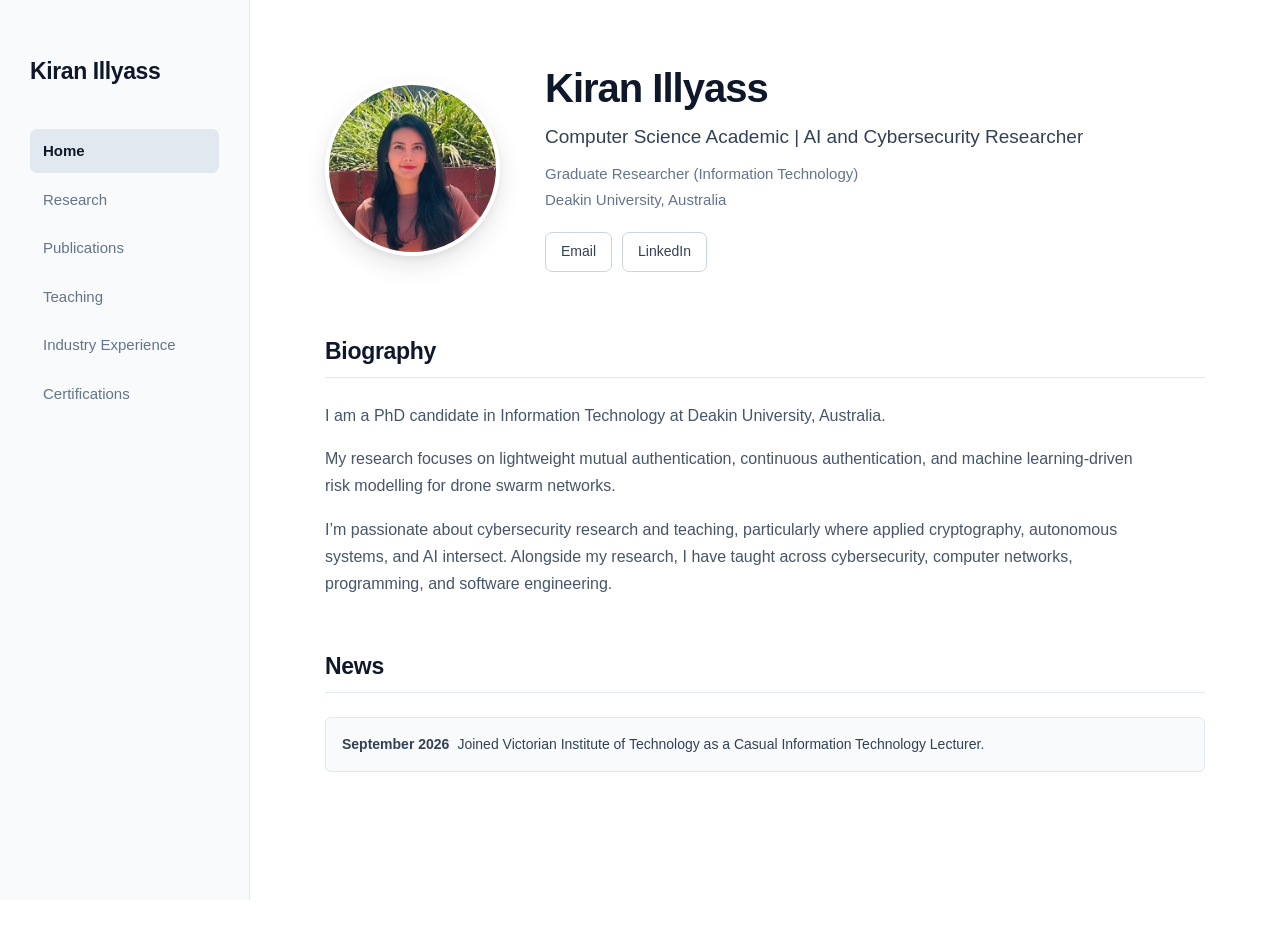
<file: index.html>
<!DOCTYPE html>
<html lang="en">

<head>
    <meta charset="UTF-8">
    <meta name="viewport" content="width=device-width, initial-scale=1.0">

    <title>Kiran Illyas | AI and Cybersecurity Researcher</title>

<meta name="robots" content="noindex, nofollow">
    <link rel="stylesheet" href="/style.css?v=3">
</head>

<body>

    <!-- SIDEBAR -->
    <div class="sidebar">

        <div class="name">Kiran Illyass</div>

        <nav>
            <a class="active" href="index.html">Home</a>
            <a href="research.html">Research</a>
            <a href="publications.html">Publications</a>
            <a href="teaching.html">Teaching</a>
            <a href="experience.html">Industry Experience</a>
            <a href="certifications.html">Certifications</a>

        </nav>

    </div>


    <!-- MAIN CONTENT -->
    <main class="content">

        <!-- PROFILE -->
        <section class="profile">

            <img src="assets/profile.jpg"
                 alt="Kiran Illyass"
                 class="profile-photo">

            <div class="profile-text">

                <h1>Kiran Illyass</h1>

                <p class="position">
                    Computer Science Academic | AI and Cybersecurity Researcher
                </p>

                <p class="affiliation">
                   Graduate Researcher (Information Technology) <br>
                    Deakin University, Australia
                </p>

                <div class="links">

                    <a href="mailto:kiranillyass@gmail.com">
                        Email
                    </a>

                    <a href="https://www.linkedin.com/in/keran0323"
                       target="_blank"
                       rel="noopener noreferrer">
                        LinkedIn
                    </a>

                </div>

            </div>

        </section>


        <!-- BIOGRAPHY -->
        <section>

            <h2>Biography</h2>

            <p>
                I am a PhD candidate in Information Technology at Deakin University,
                Australia. 
            </p>

            <p>
      My research focuses on lightweight mutual authentication, continuous authentication, and machine learning-driven risk modelling for drone swarm networks.
            </p>
            
            <p>
I’m passionate about cybersecurity research and teaching, particularly where applied cryptography, autonomous systems, and AI intersect. Alongside my research, I have taught across cybersecurity, computer networks, programming, and software engineering.
            </p>

        </section>


        <!-- RESEARCH INTERESTS -->
        <section>

            

        <!-- NEWS -->
<section>
    <h2>News</h2>

    <div class="vertical-news">
        <div class="vertical-news-items">

            <div class="news-item">
                <strong>September 2026</strong> Joined Victorian Institute of Technology as a Casual Information Technology Lecturer.
            </div>

            <div class="news-item">
                <strong>August 2026</strong> Nominated for the Best Security Student Award.
            </div>

       <div class="news-item">
    <strong>June 2025</strong>
    Authored Deakin University Microcredential on
    <a href="https://www.futurelearn.com/microcredentials/emerging-technologies-leadership-emerging-cyber-threats-and-ai"
       target="_blank"
       rel="noopener noreferrer">
        Emerging Cyber Threats and AI
    </a>
</div>

        </div>
    </div>
</section>

    </main>

</body>

</html>
</file>
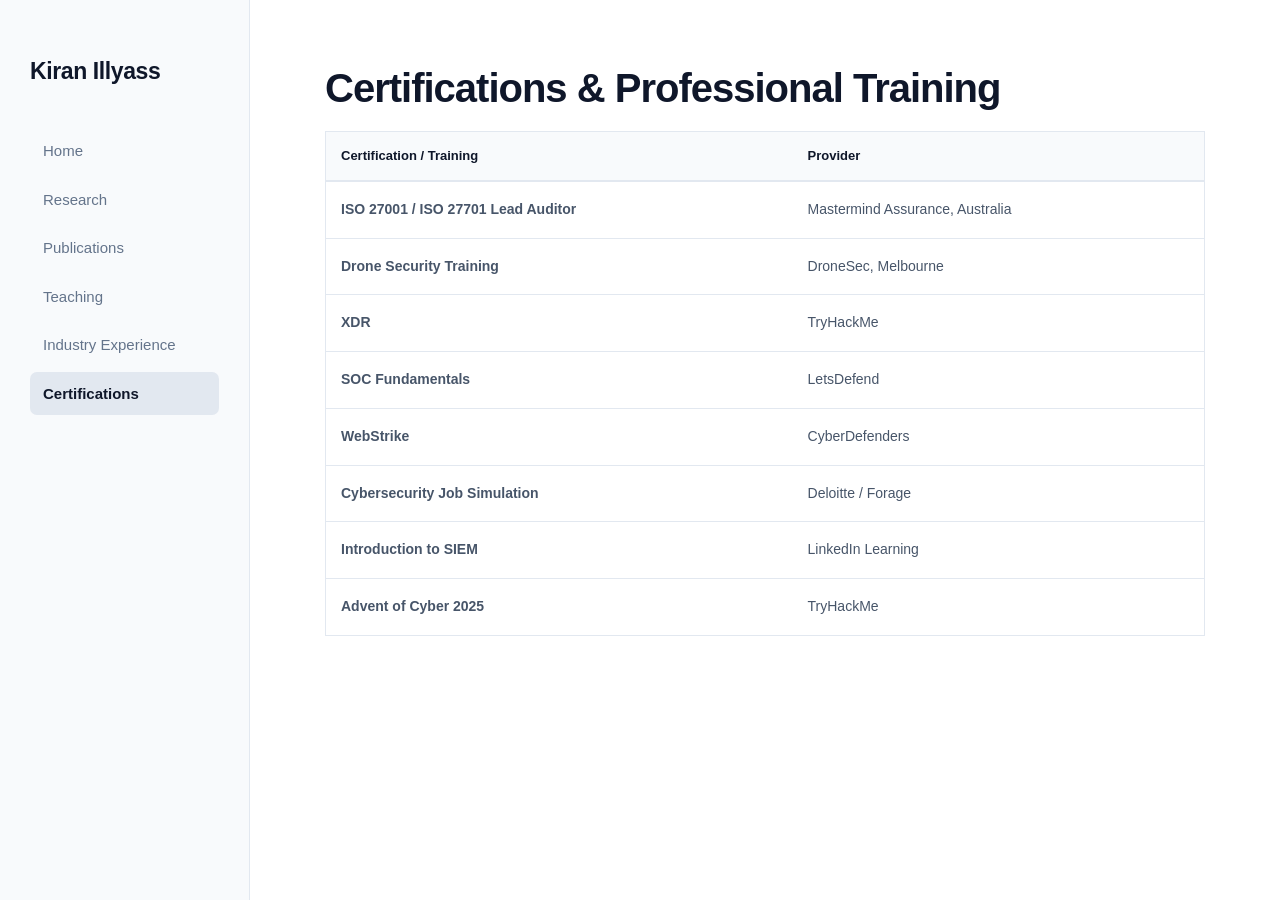
<file: certifications.html>
<!DOCTYPE html>
<html lang="en">

<head>
    <meta charset="UTF-8">
    <meta name="viewport" content="width=device-width, initial-scale=1.0">
<meta name="robots" content="noindex">
    <title>Certifications | Kiran Illyass</title>

    <link rel="stylesheet" href="/style.css">

    <style>

        .cert-table-container {
            width: 100%;
            overflow-x: auto;
            margin-top: 20px;
        }

        .cert-table {
            width: 100%;
            border-collapse: collapse;
            background: #ffffff;
            border: 1px solid #e2e8f0;
        }

        .cert-table th {
            padding: 13px 15px;
            background: #f8fafc;
            border-bottom: 2px solid #e2e8f0;
            color: #0f172a;
            font-size: 13px;
            font-weight: 600;
            text-align: left;
        }

        .cert-table td {
            padding: 17px 15px;
            border-bottom: 1px solid #e2e8f0;
            color: #475569;
            font-size: 14px;
            line-height: 1.55;
            vertical-align: top;
        }

        .cert-table tbody tr:last-child td {
            border-bottom: none;
        }

        .cert-table tbody tr:hover {
            background: #f8fafc;
        }

        .cert-name {
            color: #0f172a;
            font-weight: 600;
            min-width: 260px;
        }

        .cert-provider {
            min-width: 180px;
        }

        @media (max-width: 700px) {
            .cert-table {
                min-width: 650px;
            }
        }

    </style>

</head>

<body>


<div class="sidebar">

    <div class="name">Kiran Illyass</div>

    <nav>
        <a href="index.html">Home</a>
        <a href="research.html">Research</a>
        <a href="publications.html">Publications</a>
        <a href="teaching.html">Teaching</a>
        <a href="experience.html">Industry Experience</a>
        <a class="active" href="certifications.html">Certifications</a>
   
    </nav>

</div>


<main class="content">

    <h1>Certifications &amp; Professional Training</h1>


    <section>

        <div class="cert-table-container">

            <table class="cert-table">

                <thead>
                    <tr>
                        <th>Certification / Training</th>
                        <th>Provider</th>
                    </tr>
                </thead>

                <tbody>

                    <tr>
                        <td class="cert-name">
                            ISO 27001 / ISO 27701 Lead Auditor
                        </td>
                        <td class="cert-provider">
                            Mastermind Assurance, Australia
                        </td>
                    </tr>

                    <tr>
                        <td class="cert-name">
                            Drone Security Training
                        </td>
                        <td class="cert-provider">
                            DroneSec, Melbourne
                        </td>
                    </tr>

                    <tr>
                        <td class="cert-name">
                            XDR
                        </td>
                        <td class="cert-provider">
                            TryHackMe
                        </td>
                    </tr>

                    <tr>
                        <td class="cert-name">
                            SOC Fundamentals
                        </td>
                        <td class="cert-provider">
                            LetsDefend
                        </td>
                    </tr>

                    <tr>
                        <td class="cert-name">
                            WebStrike
                        </td>
                        <td class="cert-provider">
                            CyberDefenders
                        </td>
                    </tr>

                    <tr>
                        <td class="cert-name">
                            Cybersecurity Job Simulation
                        </td>
                        <td class="cert-provider">
                            Deloitte / Forage
                        </td>
                    </tr>

                    <tr>
                        <td class="cert-name">
                            Introduction to SIEM
                        </td>
                        <td class="cert-provider">
                            LinkedIn Learning
                        </td>
                    </tr>

                    <tr>
                        <td class="cert-name">
                            Advent of Cyber 2025
                        </td>
                        <td class="cert-provider">
                            TryHackMe
                        </td>
                    </tr>

                </tbody>

            </table>

        </div>

    </section>

</main>

</body>

</html>
</file>
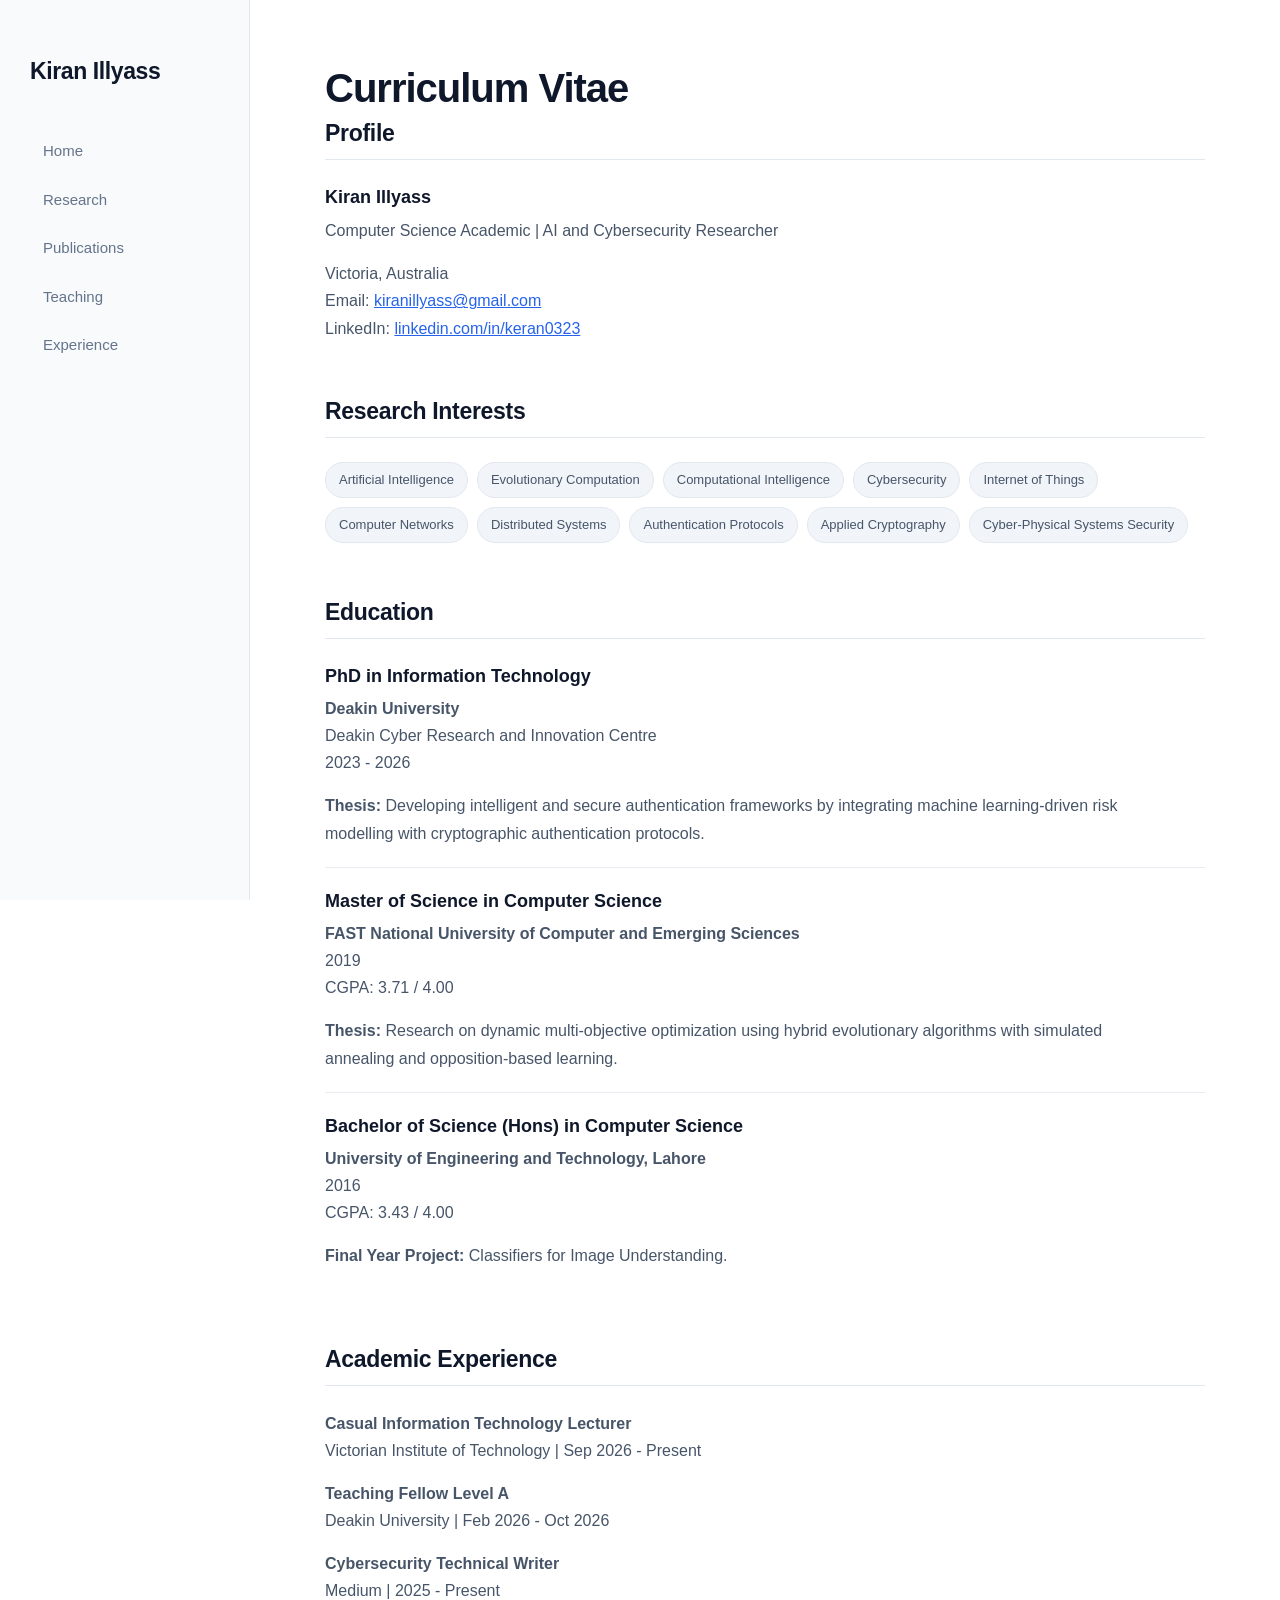
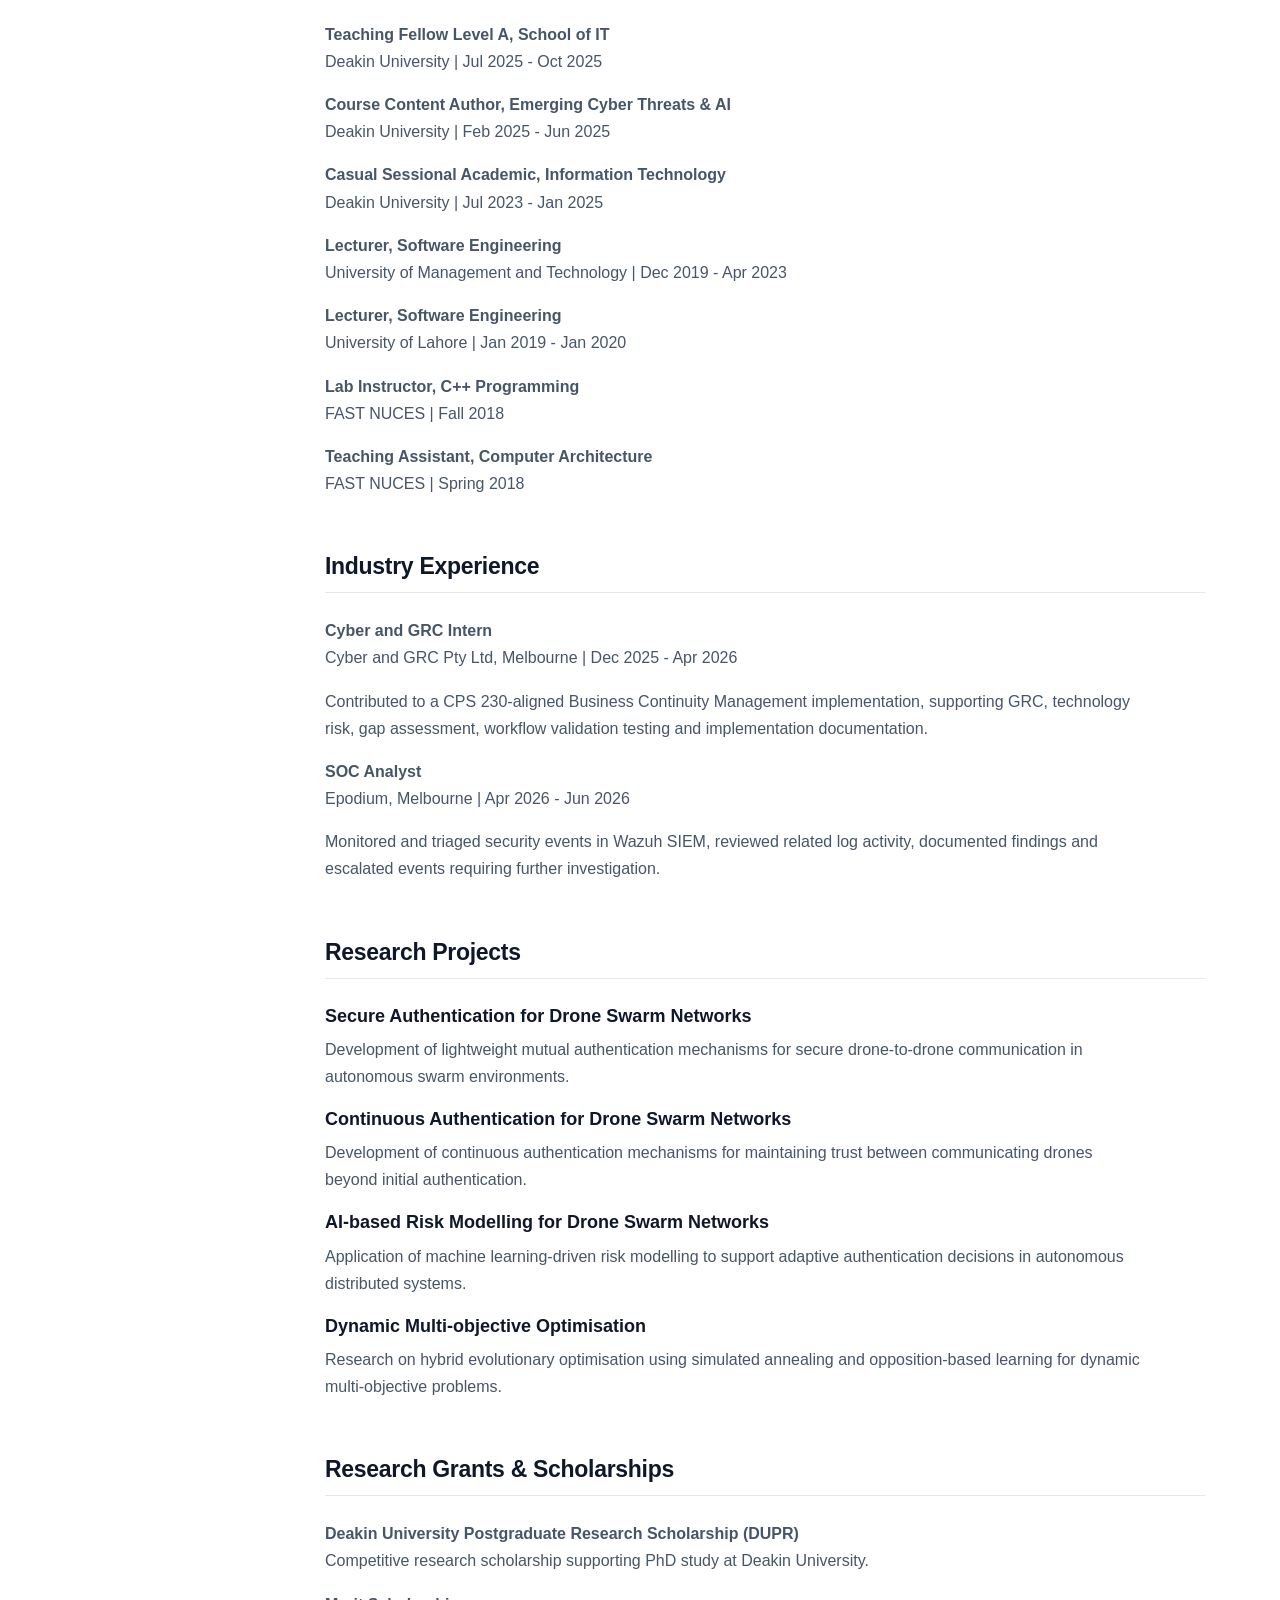
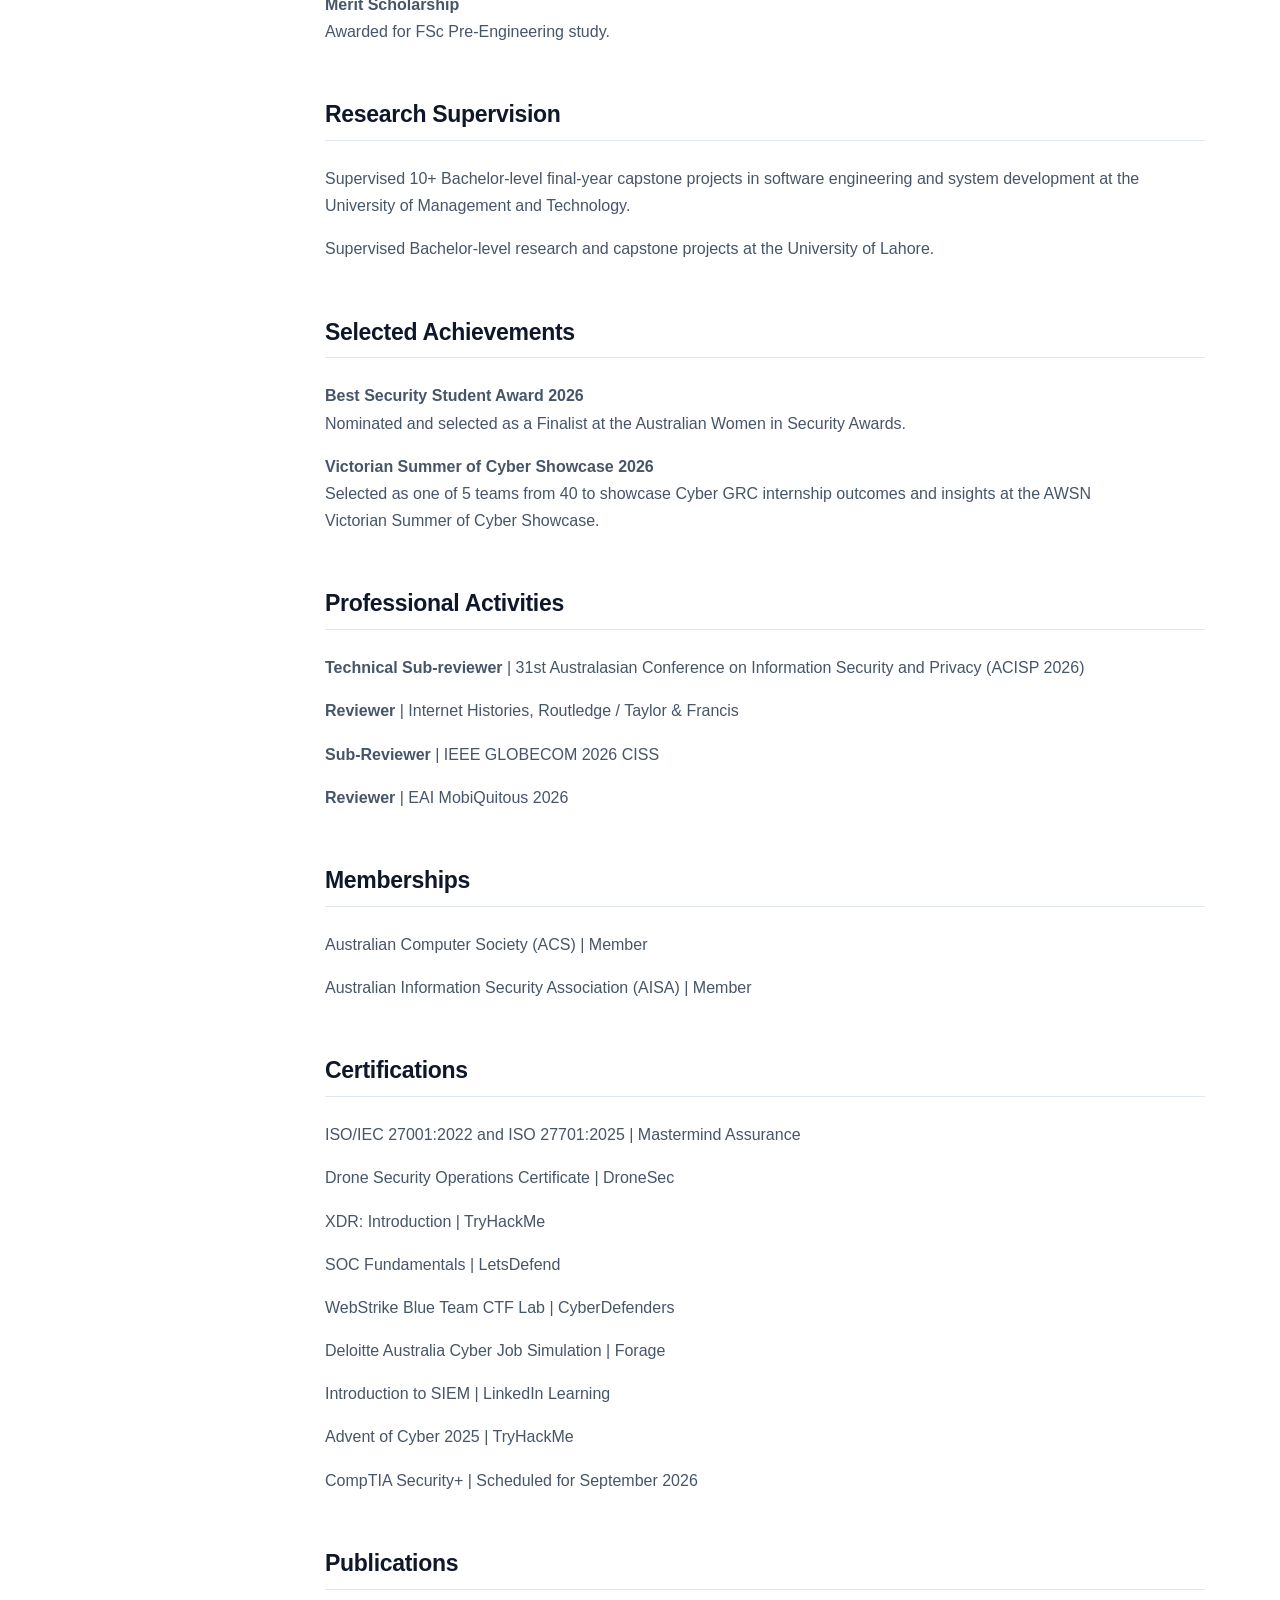
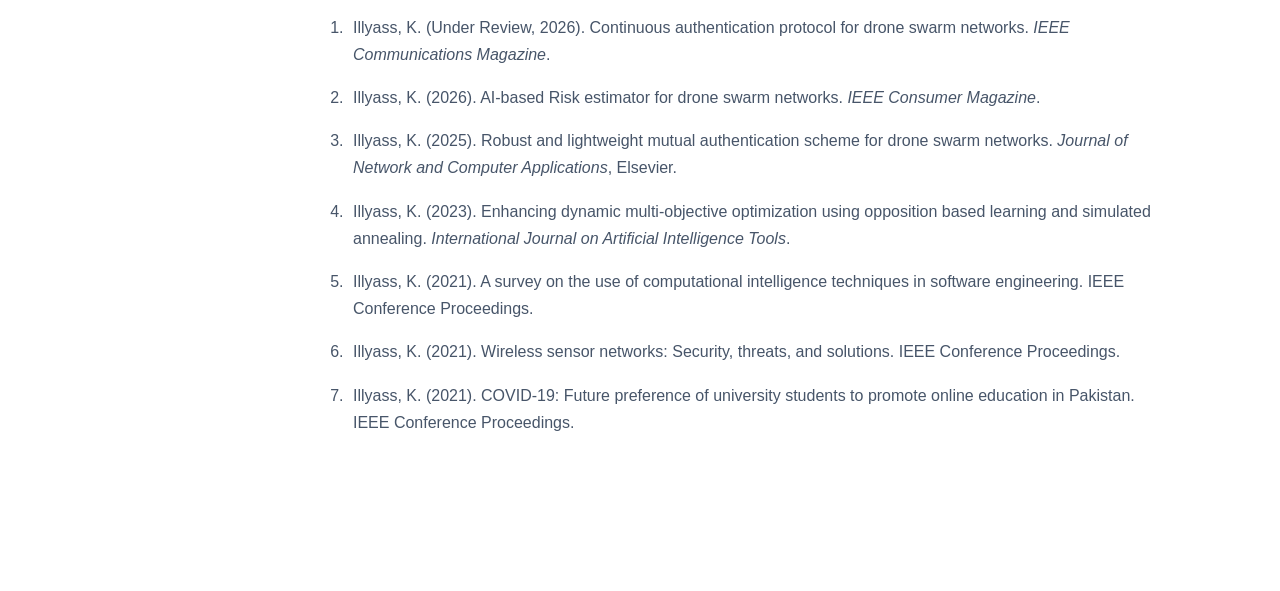
<file: cv.html>
<!DOCTYPE html>
<html lang="en">

<head>
    <meta charset="UTF-8">
    <meta name="viewport" content="width=device-width, initial-scale=1.0">
<meta name="robots" content="noindex">
    <link rel="stylesheet" href="/style.css?v=3">
</head>

<body>

<div class="sidebar">

    <div class="name">Kiran Illyass</div>

    <nav>
        <a href="index.html">Home</a>
        <a href="research.html">Research</a>
        <a href="publications.html">Publications</a>
        <a href="teaching.html">Teaching</a>
        <a href="experience.html">Experience</a>
  
    </nav>

</div>


<main class="content">

    <h1>Curriculum Vitae</h1>

    <section>

        <h2>Profile</h2>

        <h3>Kiran Illyass</h3>

        <p>
            Computer Science Academic | AI and Cybersecurity Researcher
        </p>

        <p>
            Victoria, Australia<br>
            Email: <a href="mailto:kiranillyass@gmail.com">kiranillyass@gmail.com</a><br>
            LinkedIn:
            <a href="https://www.linkedin.com/in/keran0323" target="_blank">
                linkedin.com/in/keran0323
            </a>
        </p>

    </section>


    <section>

        <h2>Research Interests</h2>

        <div class="interests">
            <span>Artificial Intelligence</span>
            <span>Evolutionary Computation</span>
            <span>Computational Intelligence</span>
            <span>Cybersecurity</span>
            <span>Internet of Things</span>
            <span>Computer Networks</span>
            <span>Distributed Systems</span>
            <span>Authentication Protocols</span>
            <span>Applied Cryptography</span>
            <span>Cyber-Physical Systems Security</span>
        </div>

    </section>


    <section>

        <h2>Education</h2>

        <div class="research-item">
            <h3>PhD in Information Technology</h3>
            <p>
                <strong>Deakin University</strong><br>
                Deakin Cyber Research and Innovation Centre<br>
                2023 - 2026
            </p>

            <p>
                <strong>Thesis:</strong> Developing intelligent and secure
                authentication frameworks by integrating machine
                learning-driven risk modelling with cryptographic
                authentication protocols.
            </p>
        </div>


        <div class="research-item">
            <h3>Master of Science in Computer Science</h3>

            <p>
                <strong>FAST National University of Computer and Emerging Sciences</strong><br>
                2019<br>
                CGPA: 3.71 / 4.00
            </p>

            <p>
                <strong>Thesis:</strong> Research on dynamic multi-objective
                optimization using hybrid evolutionary algorithms with
                simulated annealing and opposition-based learning.
            </p>
        </div>


        <div class="research-item">
            <h3>Bachelor of Science (Hons) in Computer Science</h3>

            <p>
                <strong>University of Engineering and Technology, Lahore</strong><br>
                2016<br>
                CGPA: 3.43 / 4.00
            </p>

            <p>
                <strong>Final Year Project:</strong>
                Classifiers for Image Understanding.
            </p>
        </div>

    </section>


    <section>

        <h2>Academic Experience</h2>

        <p><strong>Casual Information Technology Lecturer</strong><br>
        Victorian Institute of Technology | Sep 2026 - Present</p>

        <p><strong>Teaching Fellow Level A</strong><br>
        Deakin University | Feb 2026 - Oct 2026</p>

        <p><strong>Cybersecurity Technical Writer</strong><br>
        Medium | 2025 - Present</p>

        <p><strong>Teaching Fellow Level A, School of IT</strong><br>
        Deakin University | Jul 2025 - Oct 2025</p>

        <p><strong>Course Content Author, Emerging Cyber Threats & AI</strong><br>
        Deakin University | Feb 2025 - Jun 2025</p>

        <p><strong>Casual Sessional Academic, Information Technology</strong><br>
        Deakin University | Jul 2023 - Jan 2025</p>

        <p><strong>Lecturer, Software Engineering</strong><br>
        University of Management and Technology | Dec 2019 - Apr 2023</p>

        <p><strong>Lecturer, Software Engineering</strong><br>
        University of Lahore | Jan 2019 - Jan 2020</p>

        <p><strong>Lab Instructor, C++ Programming</strong><br>
        FAST NUCES | Fall 2018</p>

        <p><strong>Teaching Assistant, Computer Architecture</strong><br>
        FAST NUCES | Spring 2018</p>

    </section>


    <section>

        <h2>Industry Experience</h2>

        <p>
            <strong>Cyber and GRC Intern</strong><br>
            Cyber and GRC Pty Ltd, Melbourne | Dec 2025 - Apr 2026
        </p>

        <p>
            Contributed to a CPS 230-aligned Business Continuity Management
            implementation, supporting GRC, technology risk, gap assessment,
            workflow validation testing and implementation documentation.
        </p>

        <p>
            <strong>SOC Analyst</strong><br>
            Epodium, Melbourne | Apr 2026 - Jun 2026
        </p>

        <p>
            Monitored and triaged security events in Wazuh SIEM, reviewed
            related log activity, documented findings and escalated events
            requiring further investigation.
        </p>

    </section>


    <section>

        <h2>Research Projects</h2>

        <h3>Secure Authentication for Drone Swarm Networks</h3>
        <p>
            Development of lightweight mutual authentication mechanisms
            for secure drone-to-drone communication in autonomous swarm
            environments.
        </p>

        <h3>Continuous Authentication for Drone Swarm Networks</h3>
        <p>
            Development of continuous authentication mechanisms for
            maintaining trust between communicating drones beyond
            initial authentication.
        </p>

        <h3>AI-based Risk Modelling for Drone Swarm Networks</h3>
        <p>
            Application of machine learning-driven risk modelling to
            support adaptive authentication decisions in autonomous
            distributed systems.
        </p>

        <h3>Dynamic Multi-objective Optimisation</h3>
        <p>
            Research on hybrid evolutionary optimisation using simulated
            annealing and opposition-based learning for dynamic
            multi-objective problems.
        </p>

    </section>


    <section>

        <h2>Research Grants & Scholarships</h2>

        <p>
            <strong>Deakin University Postgraduate Research Scholarship (DUPR)</strong><br>
            Competitive research scholarship supporting PhD study at
            Deakin University.
        </p>

        <p>
            <strong>Merit Scholarship</strong><br>
            Awarded for FSc Pre-Engineering study.
        </p>

    </section>


    <section>

        <h2>Research Supervision</h2>

        <p>
            Supervised 10+ Bachelor-level final-year capstone projects
            in software engineering and system development at the
            University of Management and Technology.
        </p>

        <p>
            Supervised Bachelor-level research and capstone projects
            at the University of Lahore.
        </p>

    </section>


    <section>

        <h2>Selected Achievements</h2>

        <p>
            <strong>Best Security Student Award 2026</strong><br>
            Nominated and selected as a Finalist at the Australian
            Women in Security Awards.
        </p>

        <p>
            <strong>Victorian Summer of Cyber Showcase 2026</strong><br>
            Selected as one of 5 teams from 40 to showcase Cyber GRC
            internship outcomes and insights at the AWSN Victorian
            Summer of Cyber Showcase.
        </p>

    </section>


    <section>

        <h2>Professional Activities</h2>

        <p>
            <strong>Technical Sub-reviewer</strong> |
            31st Australasian Conference on Information Security and
            Privacy (ACISP 2026)
        </p>

        <p>
            <strong>Reviewer</strong> |
            Internet Histories, Routledge / Taylor & Francis
        </p>

        <p>
            <strong>Sub-Reviewer</strong> |
            IEEE GLOBECOM 2026 CISS
        </p>

        <p>
            <strong>Reviewer</strong> |
            EAI MobiQuitous 2026
        </p>

    </section>


    <section>

        <h2>Memberships</h2>

        <p>Australian Computer Society (ACS) | Member</p>
        <p>Australian Information Security Association (AISA) | Member</p>

    </section>


    <section>

        <h2>Certifications</h2>

        <p>ISO/IEC 27001:2022 and ISO 27701:2025 | Mastermind Assurance</p>
        <p>Drone Security Operations Certificate | DroneSec</p>
        <p>XDR: Introduction | TryHackMe</p>
        <p>SOC Fundamentals | LetsDefend</p>
        <p>WebStrike Blue Team CTF Lab | CyberDefenders</p>
        <p>Deloitte Australia Cyber Job Simulation | Forage</p>
        <p>Introduction to SIEM | LinkedIn Learning</p>
        <p>Advent of Cyber 2025 | TryHackMe</p>
        <p>CompTIA Security+ | Scheduled for September 2026</p>

    </section>


    <section>

        <h2>Publications</h2>

        <ol>

            <li>
                Illyass, K. (Under Review, 2026).
                Continuous authentication protocol for drone swarm networks.
                <em>IEEE Communications Magazine</em>.
            </li>

            <li>
                Illyass, K. (2026).
                AI-based Risk estimator for drone swarm networks.
                <em>IEEE Consumer Magazine</em>.
            </li>

            <li>
                Illyass, K. (2025).
                Robust and lightweight mutual authentication scheme
                for drone swarm networks.
                <em>Journal of Network and Computer Applications</em>,
                Elsevier.
            </li>

            <li>
                Illyass, K. (2023).
                Enhancing dynamic multi-objective optimization using
                opposition based learning and simulated annealing.
                <em>International Journal on Artificial Intelligence Tools</em>.
            </li>

            <li>
                Illyass, K. (2021).
                A survey on the use of computational intelligence
                techniques in software engineering.
                IEEE Conference Proceedings.
            </li>

            <li>
                Illyass, K. (2021).
                Wireless sensor networks: Security, threats, and solutions.
                IEEE Conference Proceedings.
            </li>

            <li>
                Illyass, K. (2021).
                COVID-19: Future preference of university students
                to promote online education in Pakistan.
                IEEE Conference Proceedings.
            </li>

        </ol>

    </section>

</main>

</body>
</html>
</file>
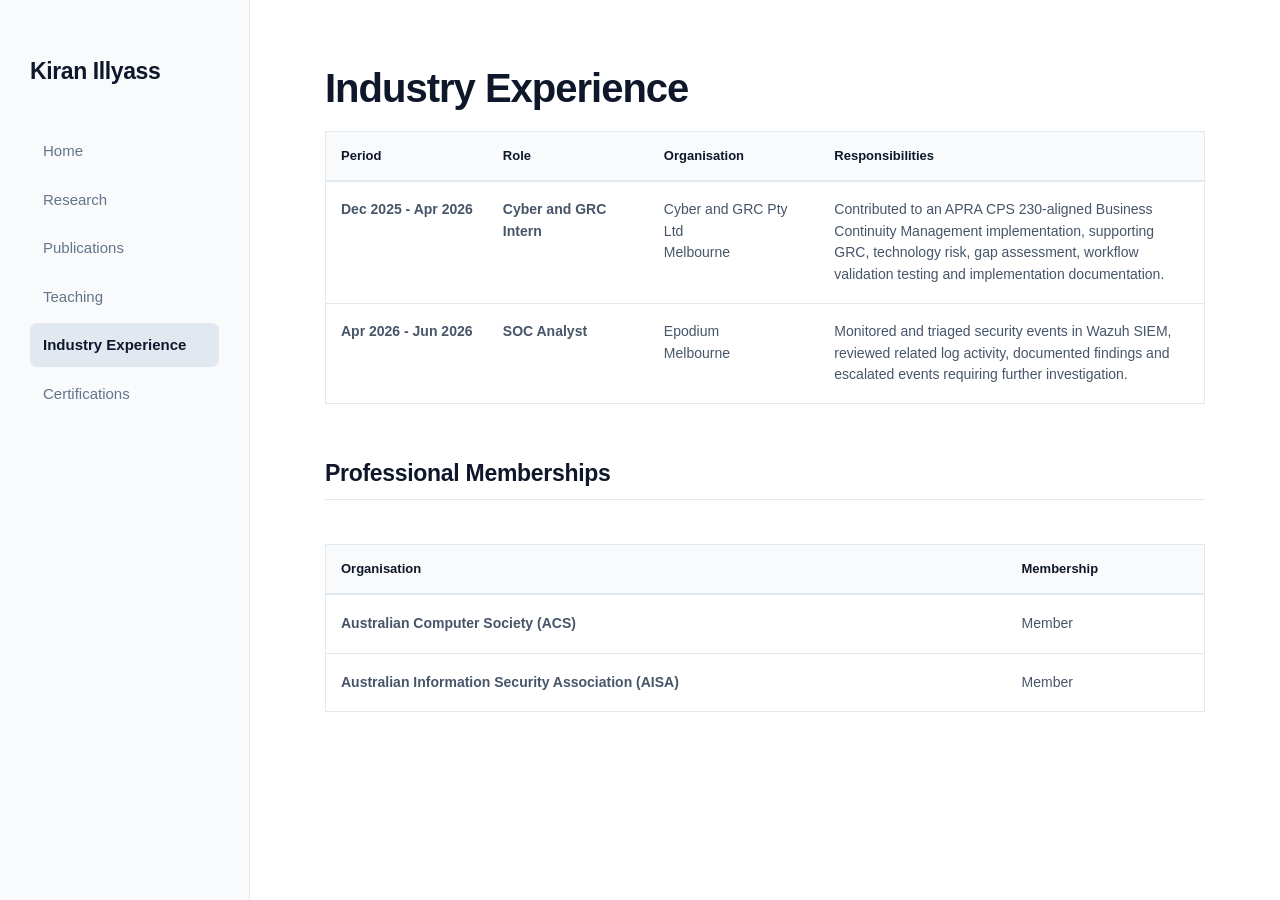
<file: experience.html>
<!DOCTYPE html>
<html lang="en">

<head>
    <meta charset="UTF-8">
    <meta name="viewport" content="width=device-width, initial-scale=1.0">
<meta name="robots" content="noindex">
    <title>Industry Experience </title>

    <link rel="stylesheet" href="/style.css">

    <style>

        /* ---------- EXPERIENCE TABLE ---------- */

        .experience-table-container {
            width: 100%;
            overflow-x: auto;
            margin-top: 20px;
        }

        .experience-table {
            width: 100%;
            border-collapse: collapse;
            background: #ffffff;
            border: 1px solid #e2e8f0;
        }

        .experience-table th {
            padding: 13px 15px;
            background: #f8fafc;
            border-bottom: 2px solid #e2e8f0;
            color: #0f172a;
            font-size: 13px;
            font-weight: 600;
            text-align: left;
        }

        .experience-table td {
            padding: 17px 15px;
            border-bottom: 1px solid #e2e8f0;
            color: #475569;
            font-size: 14px;
            line-height: 1.55;
            vertical-align: top;
        }

        .experience-table tbody tr:last-child td {
            border-bottom: none;
        }

        .experience-table tbody tr:hover {
            background: #f8fafc;
        }

        .experience-period {
            width: 145px;
            color: #64748b;
            font-weight: 600;
            white-space: nowrap;
        }

        .experience-role {
            min-width: 160px;
            color: #0f172a;
            font-weight: 600;
        }

        .experience-organisation {
            min-width: 170px;
            color: #334155;
            font-weight: 500;
        }

        .experience-responsibilities {
            min-width: 320px;
        }


        /* ---------- MEMBERSHIP TABLE ---------- */

        .membership-table {
            width: 100%;
            border-collapse: collapse;
            background: #ffffff;
            border: 1px solid #e2e8f0;
            margin-top: 20px;
        }

        .membership-table th {
            padding: 13px 15px;
            background: #f8fafc;
            border-bottom: 2px solid #e2e8f0;
            color: #0f172a;
            font-size: 13px;
            font-weight: 600;
            text-align: left;
        }

        .membership-table td {
            padding: 17px 15px;
            border-bottom: 1px solid #e2e8f0;
            color: #475569;
            font-size: 14px;
            vertical-align: top;
        }

        .membership-table tbody tr:last-child td {
            border-bottom: none;
        }

        .membership-table tbody tr:hover {
            background: #f8fafc;
        }

        .membership-name {
            color: #0f172a;
            font-weight: 600;
        }


        /* ---------- MOBILE ---------- */

        @media (max-width: 800px) {

            .experience-table {
                min-width: 800px;
            }

            .membership-table {
                min-width: 550px;
            }

        }

    </style>

</head>


<body>


<!-- SIDEBAR -->

<div class="sidebar">

    <div class="name">Kiran Illyass</div>

    <nav>
        <a href="index.html">Home</a>
        <a href="research.html">Research</a>
        <a href="publications.html">Publications</a>
        <a href="teaching.html">Teaching</a>
        <a class="active" href="experience.html">Industry Experience</a>
        <a href="certifications.html">Certifications</a>
 
    </nav>

</div>


<!-- MAIN CONTENT -->

<main class="content">

    <h1>Industry Experience</h1>


    <!-- INDUSTRY EXPERIENCE -->

    <section>

        <div class="experience-table-container">

            <table class="experience-table">

                <thead>

                    <tr>
                        <th>Period</th>
                        <th>Role</th>
                        <th>Organisation</th>
                        <th>Responsibilities</th>
                    </tr>

                </thead>


                <tbody>

                    <tr>

                        <td class="experience-period">
                            Dec 2025 - Apr 2026
                        </td>

                        <td class="experience-role">
                            Cyber and GRC Intern
                        </td>

                        <td class="experience-organisation">
                            Cyber and GRC Pty Ltd<br>
                            Melbourne
                        </td>

                        <td class="experience-responsibilities">
                            Contributed to an APRA CPS 230-aligned Business
                            Continuity Management implementation, supporting
                            GRC, technology risk, gap assessment, workflow
                            validation testing and implementation documentation.
                        </td>

                    </tr>


                    <tr>

                        <td class="experience-period">
                            Apr 2026 - Jun 2026
                        </td>

                        <td class="experience-role">
                            SOC Analyst
                        </td>

                        <td class="experience-organisation">
                            Epodium<br>
                            Melbourne
                        </td>

                        <td class="experience-responsibilities">
                            Monitored and triaged security events in Wazuh SIEM,
                            reviewed related log activity, documented findings
                            and escalated events requiring further investigation.
                        </td>

                    </tr>

                </tbody>

            </table>

        </div>

    </section>


    <!-- PROFESSIONAL MEMBERSHIPS -->

    <section>

        <h2>Professional Memberships</h2>

        <div class="experience-table-container">

            <table class="membership-table">

                <thead>

                    <tr>
                        <th>Organisation</th>
                        <th>Membership</th>
                    </tr>

                </thead>


                <tbody>

                    <tr>

                        <td class="membership-name">
                            Australian Computer Society (ACS)
                        </td>

                        <td>
                            Member
                        </td>

                    </tr>


                    <tr>

                        <td class="membership-name">
                            Australian Information Security Association (AISA)
                        </td>

                        <td>
                            Member
                        </td>

                    </tr>

                </tbody>

            </table>

        </div>

    </section>


</main>

</body>

</html>
</file>
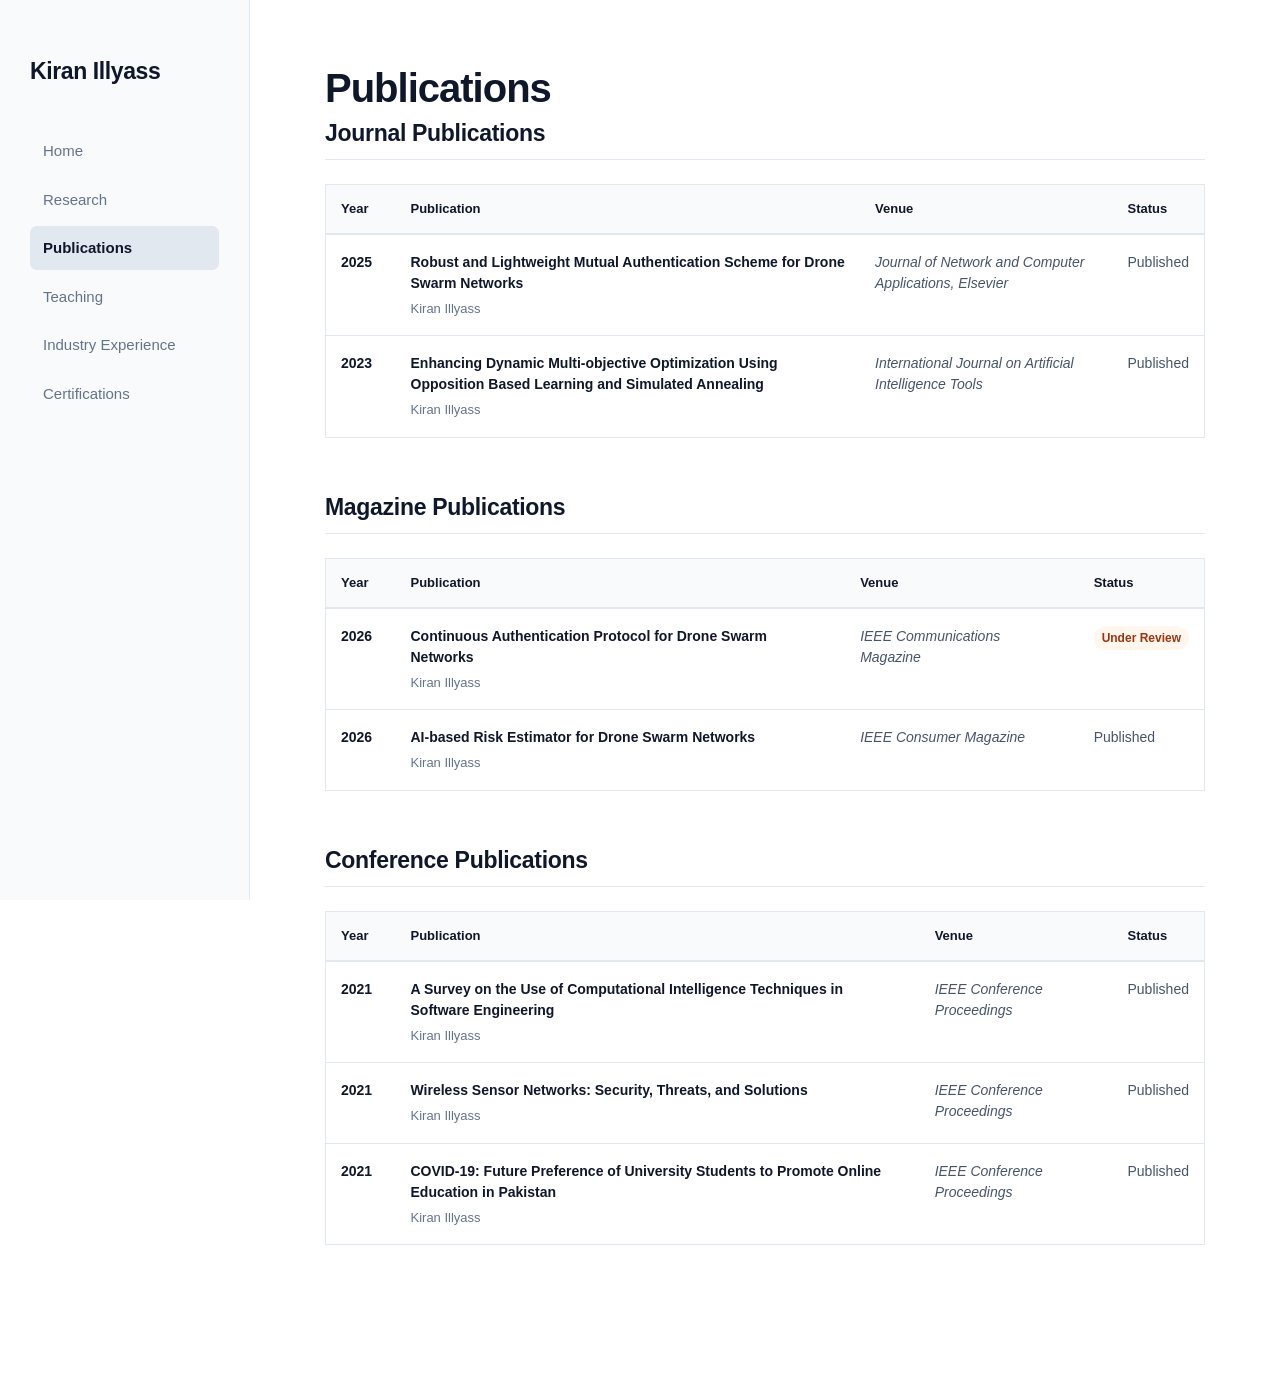
<file: publications.html>
<!DOCTYPE html>
<html lang="en">

<head>
    <meta charset="UTF-8">
    <meta name="viewport" content="width=device-width, initial-scale=1.0">
<meta name="robots" content="noindex">
    <title>Publications</title>

    <link rel="stylesheet" href="/style.css?v=3">

    <style>
        .publication-table-container {
            width: 100%;
            overflow-x: auto;
            margin-top: 20px;
        }

        .publication-table {
            width: 100%;
            border-collapse: collapse;
            background: #ffffff;
            border: 1px solid #e2e8f0;
        }

        .publication-table th {
            padding: 13px 15px;
            background: #f8fafc;
            border-bottom: 2px solid #e2e8f0;
            color: #0f172a;
            font-size: 13px;
            font-weight: 600;
            text-align: left;
        }

        .publication-table td {
            padding: 17px 15px;
            border-bottom: 1px solid #e2e8f0;
            color: #475569;
            font-size: 14px;
            line-height: 1.5;
            vertical-align: top;
        }

        .publication-table tbody tr:last-child td {
            border-bottom: none;
        }

        .publication-table tbody tr:hover {
            background: #f8fafc;
        }

        .publication-table .year {
            width: 70px;
            color: #0f172a;
            font-weight: 600;
        }

        .publication-title {
            margin-bottom: 5px;
            color: #0f172a;
            font-weight: 600;
        }

        .publication-author {
            color: #64748b;
            font-size: 13px;
        }

        .publication-venue {
            font-style: italic;
        }

        .under-review {
            display: inline-block;
            padding: 3px 8px;
            background: #fff7ed;
            border-radius: 12px;
            color: #9a3412;
            font-size: 12px;
            font-weight: 600;
            white-space: nowrap;
        }

        @media (max-width: 700px) {
            .publication-table {
                min-width: 700px;
            }
        }
    </style>

</head>

<body>

<div class="sidebar">

    <div class="name">Kiran Illyass</div>

    <nav>
        <a href="index.html">Home</a>
        <a href="research.html">Research</a>
        <a class="active" href="publications.html">Publications</a>
        <a href="teaching.html">Teaching</a>
       <a href="experience.html">Industry Experience</a>
         <a href="certifications.html">Certifications</a>

    </nav>

</div>


<main class="content">

    <h1>Publications</h1>


    <!-- JOURNAL PUBLICATIONS -->

    <section>

        <h2>Journal Publications</h2>

        <div class="publication-table-container">

            <table class="publication-table">

                <thead>
                    <tr>
                        <th>Year</th>
                        <th>Publication</th>
                        <th>Venue</th>
                        <th>Status</th>
                    </tr>
                </thead>

                <tbody>

                    <tr>
                        <td class="year">2025</td>

                        <td>
                            <div class="publication-title">
                                Robust and Lightweight Mutual Authentication Scheme
                                for Drone Swarm Networks
                            </div>

                            <div class="publication-author">
                                Kiran Illyass
                            </div>
                        </td>

                        <td class="publication-venue">
                            Journal of Network and Computer Applications, Elsevier
                        </td>

                        <td>Published</td>
                    </tr>


                    <tr>
                        <td class="year">2023</td>

                        <td>
                            <div class="publication-title">
                                Enhancing Dynamic Multi-objective Optimization Using
                                Opposition Based Learning and Simulated Annealing
                            </div>

                            <div class="publication-author">
                                Kiran Illyass
                            </div>
                        </td>

                        <td class="publication-venue">
                            International Journal on Artificial Intelligence Tools
                        </td>

                        <td>Published</td>
                    </tr>

                </tbody>

            </table>

        </div>

    </section>


    <!-- MAGAZINE PUBLICATIONS -->

    <section>

        <h2>Magazine Publications</h2>

        <div class="publication-table-container">

            <table class="publication-table">

                <thead>
                    <tr>
                        <th>Year</th>
                        <th>Publication</th>
                        <th>Venue</th>
                        <th>Status</th>
                    </tr>
                </thead>

                <tbody>

                    <tr>
                        <td class="year">2026</td>

                        <td>
                            <div class="publication-title">
                                Continuous Authentication Protocol for Drone Swarm Networks
                            </div>

                            <div class="publication-author">
                                Kiran Illyass
                            </div>
                        </td>

                        <td class="publication-venue">
                            IEEE Communications Magazine
                        </td>

                        <td>
                            <span class="under-review">
                                Under Review
                            </span>
                        </td>
                    </tr>


                    <tr>
                        <td class="year">2026</td>

                        <td>
                            <div class="publication-title">
                                AI-based Risk Estimator for Drone Swarm Networks
                            </div>

                            <div class="publication-author">
                                Kiran Illyass
                            </div>
                        </td>

                        <td class="publication-venue">
                            IEEE Consumer Magazine
                        </td>

                        <td>Published</td>
                    </tr>

                </tbody>

            </table>

        </div>

    </section>


    <!-- CONFERENCE PUBLICATIONS -->

    <section>

        <h2>Conference Publications</h2>

        <div class="publication-table-container">

            <table class="publication-table">

                <thead>
                    <tr>
                        <th>Year</th>
                        <th>Publication</th>
                        <th>Venue</th>
                        <th>Status</th>
                    </tr>
                </thead>

                <tbody>

                    <tr>
                        <td class="year">2021</td>

                        <td>
                            <div class="publication-title">
                                A Survey on the Use of Computational Intelligence
                                Techniques in Software Engineering
                            </div>

                            <div class="publication-author">
                                Kiran Illyass
                            </div>
                        </td>

                        <td class="publication-venue">
                            IEEE Conference Proceedings
                        </td>

                        <td>Published</td>
                    </tr>


                    <tr>
                        <td class="year">2021</td>

                        <td>
                            <div class="publication-title">
                                Wireless Sensor Networks: Security, Threats, and Solutions
                            </div>

                            <div class="publication-author">
                                Kiran Illyass
                            </div>
                        </td>

                        <td class="publication-venue">
                            IEEE Conference Proceedings
                        </td>

                        <td>Published</td>
                    </tr>


                    <tr>
                        <td class="year">2021</td>

                        <td>
                            <div class="publication-title">
                                COVID-19: Future Preference of University Students
                                to Promote Online Education in Pakistan
                            </div>

                            <div class="publication-author">
                                Kiran Illyass
                            </div>
                        </td>

                        <td class="publication-venue">
                            IEEE Conference Proceedings
                        </td>

                        <td>Published</td>
                    </tr>

                </tbody>

            </table>

        </div>

    </section>

</main>

</body>

</html>
</file>
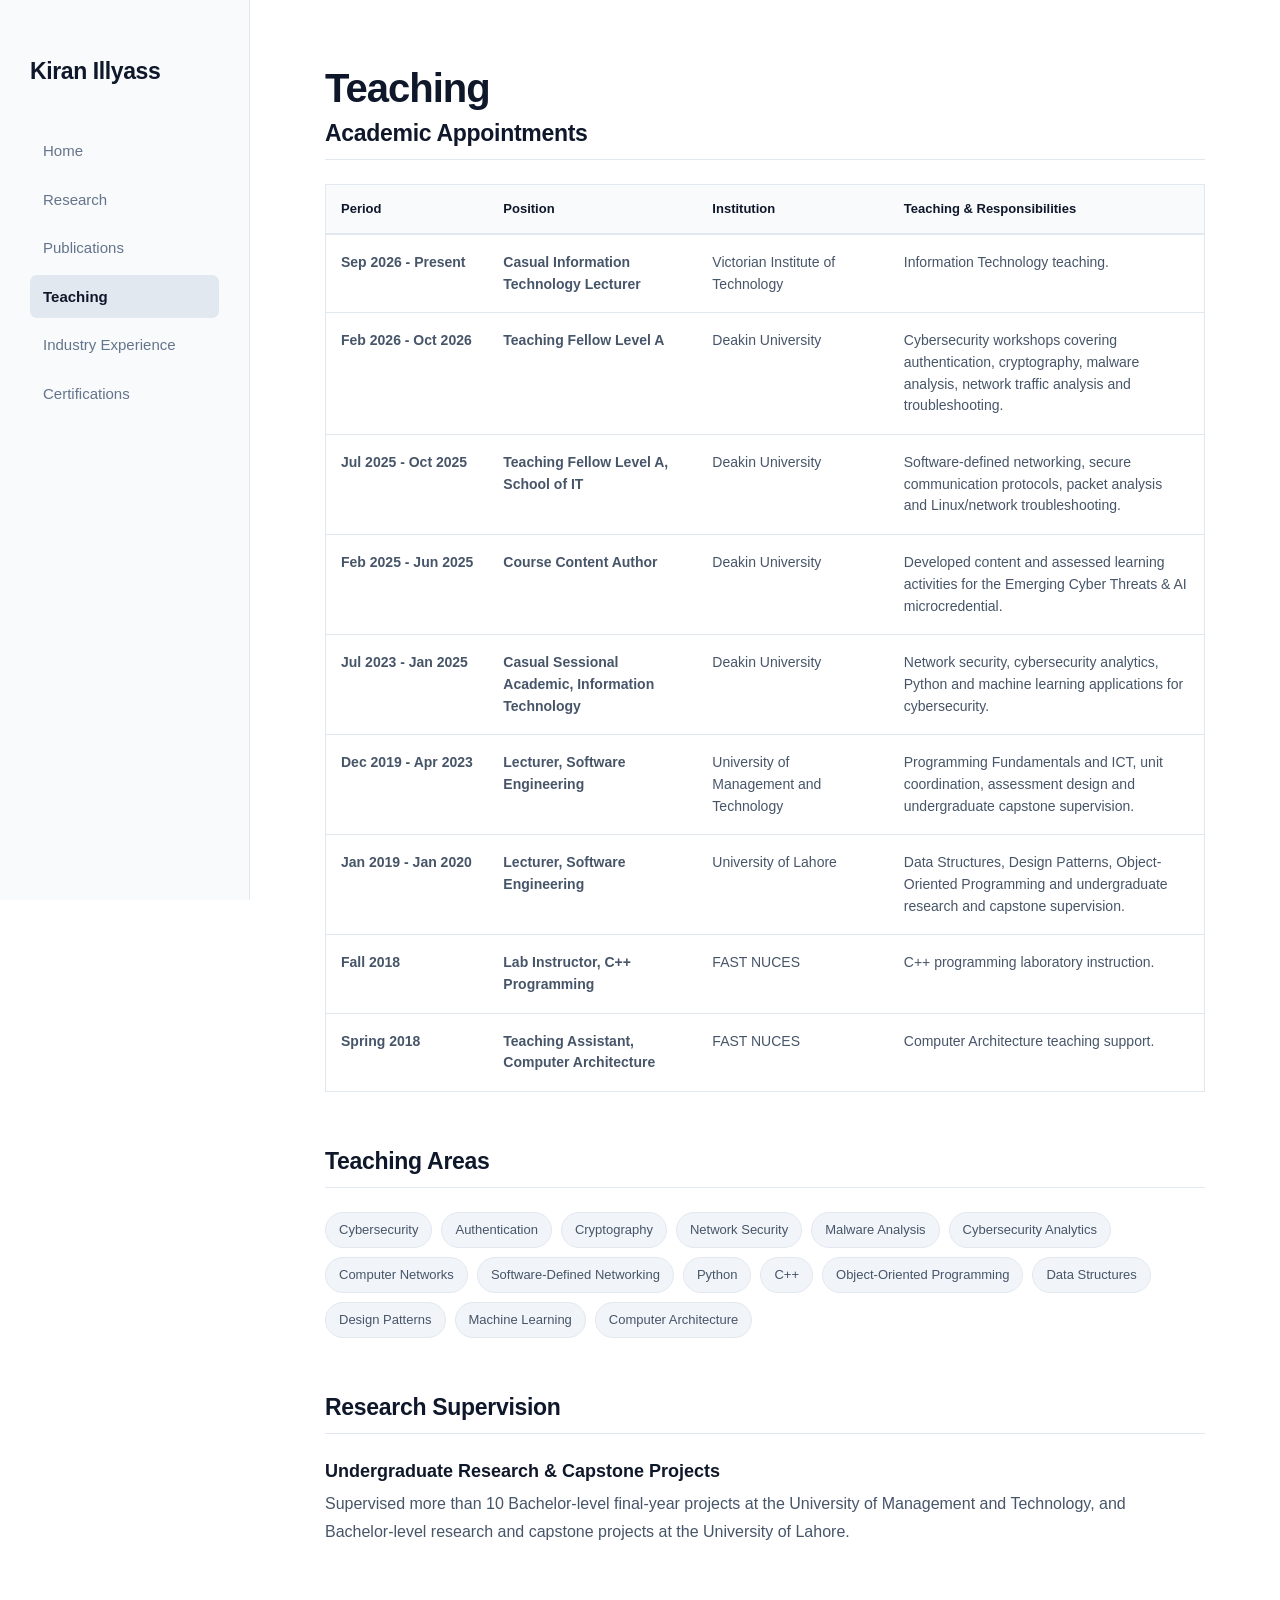
<file: teaching.html>
<!DOCTYPE html>
<html lang="en">

<head>
    <meta charset="UTF-8">
    <meta name="viewport" content="width=device-width, initial-scale=1.0">
<meta name="robots" content="noindex">
    <title>Teaching </title>

    <link rel="stylesheet" href="/style.css?v=3">

    <style>

        /* ---------- TEACHING TABLE ---------- */

        .teaching-table-container {
            width: 100%;
            overflow-x: auto;
            margin-top: 20px;
        }

        .teaching-table {
            width: 100%;
            border-collapse: collapse;
            background: #ffffff;
            border: 1px solid #e2e8f0;
        }

        .teaching-table th {
            padding: 13px 15px;

            background: #f8fafc;
            border-bottom: 2px solid #e2e8f0;

            color: #0f172a;

            font-size: 13px;
            font-weight: 600;
            text-align: left;
        }

        .teaching-table td {
            padding: 17px 15px;

            border-bottom: 1px solid #e2e8f0;

            color: #475569;

            font-size: 14px;
            line-height: 1.55;

            vertical-align: top;
        }

        .teaching-table tbody tr:last-child td {
            border-bottom: none;
        }

        .teaching-table tbody tr:hover {
            background: #f8fafc;
        }

        .teaching-period {
            width: 145px;

            color: #64748b;
            font-weight: 600;
            white-space: nowrap;
        }

        .teaching-position {
            min-width: 190px;

            color: #0f172a;
            font-weight: 600;
        }

        .teaching-institution {
            min-width: 180px;

            color: #334155;
            font-weight: 500;
        }

        .teaching-focus {
            min-width: 260px;
        }

        @media (max-width: 800px) {

            .teaching-table {
                min-width: 850px;
            }

        }

    </style>

</head>


<body>


<!-- SIDEBAR -->

<div class="sidebar">

    <div class="name">Kiran Illyass</div>

    <nav>
        <a href="index.html">Home</a>
        <a href="research.html">Research</a>
        <a href="publications.html">Publications</a>
        <a class="active" href="teaching.html">Teaching</a>
        <a href="experience.html">Industry Experience</a>
        <a href="certifications.html">Certifications</a>

    </nav>

</div>


<!-- MAIN CONTENT -->

<main class="content">

    <h1>Teaching</h1>


    <!-- ACADEMIC APPOINTMENTS -->

    <section>

        <h2>Academic Appointments</h2>

        <div class="teaching-table-container">

            <table class="teaching-table">

                <thead>

                    <tr>
                        <th>Period</th>
                        <th>Position</th>
                        <th>Institution</th>
                        <th>Teaching &amp; Responsibilities</th>
                    </tr>

                </thead>


                <tbody>


                    <tr>

                        <td class="teaching-period">
                            Sep 2026 - Present
                        </td>

                        <td class="teaching-position">
                            Casual Information Technology Lecturer
                        </td>

                        <td class="teaching-institution">
                            Victorian Institute of Technology
                        </td>

                        <td class="teaching-focus">
                            Information Technology teaching.
                        </td>

                    </tr>


                    <tr>

                        <td class="teaching-period">
                            Feb 2026 - Oct 2026
                        </td>

                        <td class="teaching-position">
                            Teaching Fellow Level A
                        </td>

                        <td class="teaching-institution">
                            Deakin University
                        </td>

                        <td class="teaching-focus">
                            Cybersecurity workshops covering authentication,
                            cryptography, malware analysis, network traffic
                            analysis and troubleshooting.
                        </td>

                    </tr>


                    <tr>

                        <td class="teaching-period">
                            Jul 2025 - Oct 2025
                        </td>

                        <td class="teaching-position">
                            Teaching Fellow Level A, School of IT
                        </td>

                        <td class="teaching-institution">
                            Deakin University
                        </td>

                        <td class="teaching-focus">
                            Software-defined networking, secure communication
                            protocols, packet analysis and Linux/network
                            troubleshooting.
                        </td>

                    </tr>


                    <tr>

                        <td class="teaching-period">
                            Feb 2025 - Jun 2025
                        </td>

                        <td class="teaching-position">
                            Course Content Author
                        </td>

                        <td class="teaching-institution">
                            Deakin University
                        </td>

                        <td class="teaching-focus">
                            Developed content and assessed learning activities
                            for the Emerging Cyber Threats &amp; AI
                            microcredential.
                        </td>

                    </tr>


                    <tr>

                        <td class="teaching-period">
                            Jul 2023 - Jan 2025
                        </td>

                        <td class="teaching-position">
                            Casual Sessional Academic, Information Technology
                        </td>

                        <td class="teaching-institution">
                            Deakin University
                        </td>

                        <td class="teaching-focus">
                            Network security, cybersecurity analytics,
                            Python and machine learning applications
                            for cybersecurity.
                        </td>

                    </tr>


                    <tr>

                        <td class="teaching-period">
                            Dec 2019 - Apr 2023
                        </td>

                        <td class="teaching-position">
                            Lecturer, Software Engineering
                        </td>

                        <td class="teaching-institution">
                            University of Management and Technology
                        </td>

                        <td class="teaching-focus">
                            Programming Fundamentals and ICT, unit coordination,
                            assessment design and undergraduate capstone
                            supervision.
                        </td>

                    </tr>


                    <tr>

                        <td class="teaching-period">
                            Jan 2019 - Jan 2020
                        </td>

                        <td class="teaching-position">
                            Lecturer, Software Engineering
                        </td>

                        <td class="teaching-institution">
                            University of Lahore
                        </td>

                        <td class="teaching-focus">
                            Data Structures, Design Patterns,
                            Object-Oriented Programming and undergraduate
                            research and capstone supervision.
                        </td>

                    </tr>


                    <tr>

                        <td class="teaching-period">
                            Fall 2018
                        </td>

                        <td class="teaching-position">
                            Lab Instructor, C++ Programming
                        </td>

                        <td class="teaching-institution">
                            FAST NUCES
                        </td>

                        <td class="teaching-focus">
                            C++ programming laboratory instruction.
                        </td>

                    </tr>


                    <tr>

                        <td class="teaching-period">
                            Spring 2018
                        </td>

                        <td class="teaching-position">
                            Teaching Assistant, Computer Architecture
                        </td>

                        <td class="teaching-institution">
                            FAST NUCES
                        </td>

                        <td class="teaching-focus">
                            Computer Architecture teaching support.
                        </td>

                    </tr>


                </tbody>

            </table>

        </div>

    </section>


    <!-- TEACHING AREAS -->

    <section>

        <h2>Teaching Areas</h2>

        <div class="interests">

            <span>Cybersecurity</span>
            <span>Authentication</span>
            <span>Cryptography</span>
            <span>Network Security</span>
            <span>Malware Analysis</span>
            <span>Cybersecurity Analytics</span>
            <span>Computer Networks</span>
            <span>Software-Defined Networking</span>
            <span>Python</span>
            <span>C++</span>
            <span>Object-Oriented Programming</span>
            <span>Data Structures</span>
            <span>Design Patterns</span>
            <span>Machine Learning</span>
            <span>Computer Architecture</span>

        </div>

    </section>


    <!-- RESEARCH SUPERVISION -->

    <section>

        <h2>Research Supervision</h2>

        <div class="research-item">

            <h3>Undergraduate Research &amp; Capstone Projects</h3>

            <p>
                Supervised more than 10 Bachelor-level final-year projects
                at the University of Management and Technology, and
                Bachelor-level research and capstone projects at the
                University of Lahore.
            </p>

        </div>

    </section>


</main>

</body>

</html>
</file>
<file: style.css>
/* =========================================================
   KIRAN ILLYASS - ACADEMIC WEBSITE
   ========================================================= */


/* ---------- GLOBAL ---------- */

* {
    box-sizing: border-box;
}

html {
    scroll-behavior: smooth;
}

body {
    margin: 0;
    background: #ffffff;
    color: #334155;
    font-family: -apple-system, BlinkMacSystemFont, "Segoe UI",
                 Roboto, Helvetica, Arial, sans-serif;
    font-size: 16px;
    line-height: 1.7;
}


/* ---------- SIDEBAR ---------- */

.sidebar {
    position: fixed;
    top: 0;
    left: 0;

    width: 250px;
    height: 100vh;

    padding: 52px 30px;

    background: #f8fafc;
    border-right: 1px solid #e2e8f0;
}

.sidebar .name {
    margin-bottom: 38px;

    color: #0f172a;

    font-size: 23px;
    font-weight: 700;
    letter-spacing: -0.4px;
}


/* ---------- NAVIGATION ---------- */

.sidebar nav {
    display: flex;
    flex-direction: column;
    gap: 5px;
}

.sidebar nav a {
    display: block;

    padding: 9px 13px;

    border-radius: 7px;

    color: #64748b;

    font-size: 15px;
    font-weight: 500;
    text-decoration: none;

    transition: background 0.2s ease,
                color 0.2s ease;
}

.sidebar nav a:hover {
    background: #eaf0f6;
    color: #0f172a;
}

.sidebar nav a.active {
    background: #e2e8f0;
    color: #0f172a;
    font-weight: 600;
}


/* ---------- MAIN PAGE ---------- */

.content {
    margin-left: 250px;

    width: calc(100% - 250px);
    max-width: 1150px;

    padding: 65px 75px 100px;
}


/* ---------- SECTIONS ---------- */

section {
    margin-bottom: 55px;
}


/* ---------- TYPOGRAPHY ---------- */

h1,
h2,
h3 {
    color: #0f172a;
}

h1 {
    margin: 0 0 8px;

    font-size: 40px;
    font-weight: 700;
    line-height: 1.15;
    letter-spacing: -1px;
}

h2 {
    margin: 0 0 24px;
    padding-bottom: 10px;

    border-bottom: 1px solid #e2e8f0;

    font-size: 23px;
    font-weight: 650;
    line-height: 1.3;
    letter-spacing: -0.3px;
}

h3 {
    margin: 0 0 7px;

    font-size: 18px;
    font-weight: 600;
    line-height: 1.45;
}

p {
    max-width: 820px;

    margin: 0 0 16px;

    color: #475569;
}


/* ---------- GENERAL LINKS ---------- */

a {
    color: #2563eb;
}

a:hover {
    color: #1d4ed8;
}


/* =========================================================
   HOME PAGE PROFILE
   ========================================================= */

.profile {
    display: flex;
    align-items: center;

    gap: 45px;

    margin-bottom: 65px;
}


/* ---------- PROFILE PHOTO ---------- */

.profile-photo {
    width: 175px;
    height: 175px;

    flex-shrink: 0;

    object-fit: cover;
    object-position: center;

    border: 4px solid #ffffff;
    border-radius: 50%;

    box-shadow:
        0 4px 6px rgba(15, 23, 42, 0.05),
        0 10px 25px rgba(15, 23, 42, 0.10);
}


/* ---------- PROFILE TEXT ---------- */

.profile-text {
    flex: 1;
}

.profile-text h1 {
    margin-bottom: 10px;
}

.position {
    margin-bottom: 8px;

    color: #334155;

    font-size: 19px;
    font-weight: 500;
}

.affiliation {
    margin-bottom: 20px;

    color: #64748b;

    font-size: 15px;
}


/* ---------- EMAIL / LINKEDIN BUTTONS ---------- */

.links {
    display: flex;
    flex-wrap: wrap;
    gap: 10px;
}

.links a {
    display: inline-flex;
    align-items: center;

    padding: 7px 15px;

    background: #ffffff;
    border: 1px solid #cbd5e1;
    border-radius: 7px;

    color: #334155;

    font-size: 14px;
    font-weight: 500;
    text-decoration: none;

    transition: all 0.2s ease;
}

.links a:hover {
    background: #f1f5f9;
    border-color: #94a3b8;
    color: #0f172a;
    text-decoration: none;
}


/* =========================================================
   RESEARCH INTERESTS
   ========================================================= */

.interests {
    display: flex;
    flex-wrap: wrap;

    gap: 9px;
}

.interests span {
    display: inline-block;

    padding: 6px 13px;

    background: #f1f5f9;
    border: 1px solid #e2e8f0;
    border-radius: 20px;

    color: #475569;

    font-size: 13px;
    font-weight: 500;
}


/* =========================================================
   NEWS
   ========================================================= */

.news-item {
    display: grid;

    grid-template-columns: 105px 1fr;

    gap: 22px;

    padding: 16px 0;

    border-bottom: 1px solid #e9edf2;

    color: #475569;
}

.news-item:first-of-type {
    padding-top: 0;
}

.news-item:last-child {
    border-bottom: none;
}

.news-date {
    color: #64748b;

    font-size: 14px;
    font-weight: 600;
}


/* =========================================================
   RESEARCH PAGE / EXPERIENCE PAGE
   ========================================================= */

.research-item {
    padding: 20px 0;

    border-bottom: 1px solid #e9edf2;
}

.research-item:first-of-type {
    padding-top: 0;
}

.research-item:last-child {
    border-bottom: none;
}

.research-item h3 {
    margin-bottom: 6px;
}

.research-item p:last-child {
    margin-bottom: 0;
}


/* =========================================================
   PUBLICATIONS
   ========================================================= */

.publication {
    padding: 20px 0;

    border-bottom: 1px solid #e9edf2;
}

.publication:first-of-type {
    padding-top: 0;
}

.publication:last-child {
    border-bottom: none;
}

.publication h3 {
    margin-bottom: 8px;
}

.publication p {
    margin: 3px 0;
}


/* =========================================================
   CV PAGE
   ========================================================= */

ol {
    max-width: 850px;

    padding-left: 23px;
}

ol li {
    margin-bottom: 16px;
    padding-left: 5px;

    color: #475569;
}


/* =========================================================
   RESPONSIVE TABLET
   ========================================================= */

@media (max-width: 1000px) {

    .content {
        padding: 55px 45px 80px;
    }

    .profile {
        gap: 32px;
    }

    .profile-photo {
        width: 155px;
        height: 155px;
    }
}


/* =========================================================
   MOBILE
   ========================================================= */

@media (max-width: 800px) {

    /* Sidebar becomes top navigation */

    .sidebar {
        position: relative;

        width: 100%;
        height: auto;

        padding: 24px 20px;

        border-right: none;
        border-bottom: 1px solid #e2e8f0;
    }

    .sidebar .name {
        margin-bottom: 15px;

        font-size: 21px;
    }

    .sidebar nav {
        flex-direction: row;
        flex-wrap: wrap;

        gap: 4px;
    }

    .sidebar nav a {
        padding: 7px 10px;

        font-size: 14px;
    }


    /* Main content */

    .content {
        width: 100%;
        max-width: none;

        margin-left: 0;

        padding: 38px 22px 70px;
    }


    /* Profile */

    .profile {
        flex-direction: column;
        align-items: flex-start;

        gap: 25px;

        margin-bottom: 50px;
    }

    .profile-photo {
        width: 145px;
        height: 145px;
    }

    h1 {
        font-size: 34px;
    }

    h2 {
        font-size: 21px;
    }

    .position {
        font-size: 17px;
    }


    /* News */

    .news-item {
        grid-template-columns: 1fr;

        gap: 2px;

        padding: 14px 0;
    }

    .news-date {
        margin-bottom: 2px;
    }

}


/* =========================================================
   SMALL PHONES
   ========================================================= */

@media (max-width: 480px) {

    body {
        font-size: 15px;
    }

    .content {
        padding: 32px 18px 60px;
    }

    .profile-photo {
        width: 125px;
        height: 125px;
    }

    h1 {
        font-size: 30px;
    }

    .links {
        gap: 8px;
    }

    .interests {
        gap: 7px;
    }

}






/* vertical scroll*/
/* Vertical News Ticker */

.vertical-news {
    height: 55px;
    overflow: hidden;
    background: #f8fafc;
    border: 1px solid #e2e8f0;
    border-radius: 6px;
}

.vertical-news-items {
    animation: verticalNews 8s infinite;
}

.news-item {
    height: 55px;
    padding: 0 16px;
    display: flex;
    align-items: center;
    gap: 8px;
    box-sizing: border-box;
    color: #334155;
    font-size: 14px;
}

@keyframes verticalNews {
    0%, 40% {
        transform: translateY(0);
    }

    50%, 90% {
        transform: translateY(-55px);
    }

    100% {
        transform: translateY(0);
    }
}

/* map */
<link
    rel="stylesheet"
    href="https://unpkg.com/leaflet@1.9.4/dist/leaflet.css"
/>

<script
    src="https://unpkg.com/leaflet@1.9.4/dist/leaflet.js">
</script>
</file>
